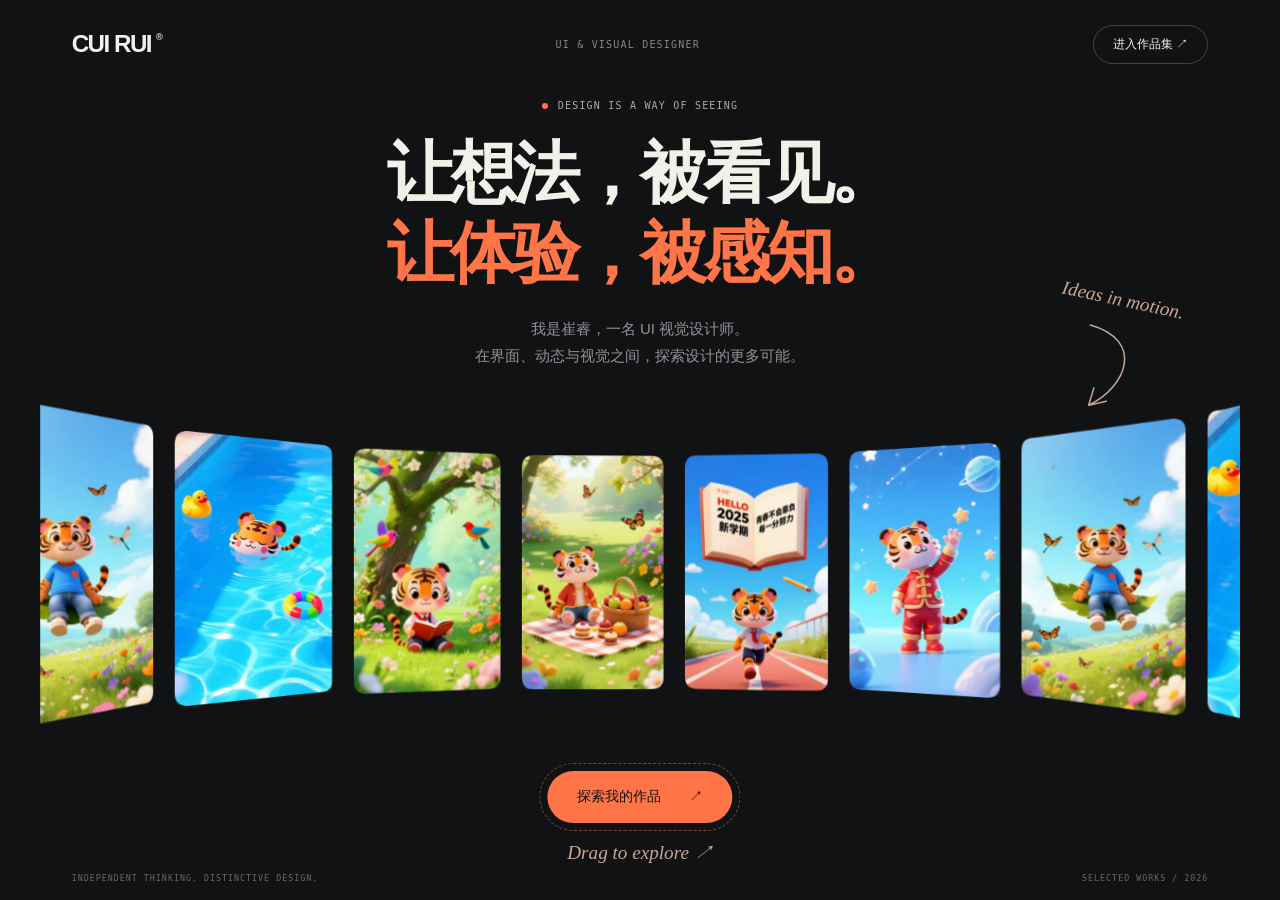
<file: index.html>
<!doctype html><html lang="zh-CN"><head><meta charset="utf-8"><meta name="viewport" content="width=device-width,initial-scale=1"><title>崔睿 — 视觉，让想法发生</title><meta name="description" content="崔睿的 UI 与视觉设计作品集，探索界面、情感交互与视觉表达。"><link rel="stylesheet" href="static/style.1c657b0c2bf7.css"></head><body class="entrance"><div class="entry-frame"><header class="entry-nav"><a class="brand" href="index.html">CUI RUI<span>®</span></a><span class="mono entry-tag">UI & VISUAL DESIGNER</span><a class="pill" href="portfolio.html">进入作品集 ↗</a></header><main class="entry-copy"><div class="eyebrow"><i></i> DESIGN IS A WAY OF SEEING</div><h1><span>让想法，被看见。</span><span>让体验，被感知。</span></h1><p>我是崔睿，一名 UI 视觉设计师。<br>在界面、动态与视觉之间，探索设计的更多可能。</p></main><span class="hand note-one">Ideas in motion.<svg viewBox="0 0 100 130"><path d="M15 5 C90 10 80 75 35 110 M35 110 L37 86 M35 110 L57 100"/></svg></span><div class="carousel" aria-label="可拖拽的小老虎作品图片轮播"><div id="cards"></div></div><div class="entry-action"><a class="entry-cta" href="portfolio.html">探索我的作品 <span>↗</span></a><span class="hand">Drag to explore ↗</span></div><footer class="entry-footer mono"><span>INDEPENDENT THINKING. DISTINCTIVE DESIGN.</span><span>SELECTED WORKS / 2026</span></footer></div><script defer src="static/intro.a56666f11e29.js"></script></body></html>
</file>
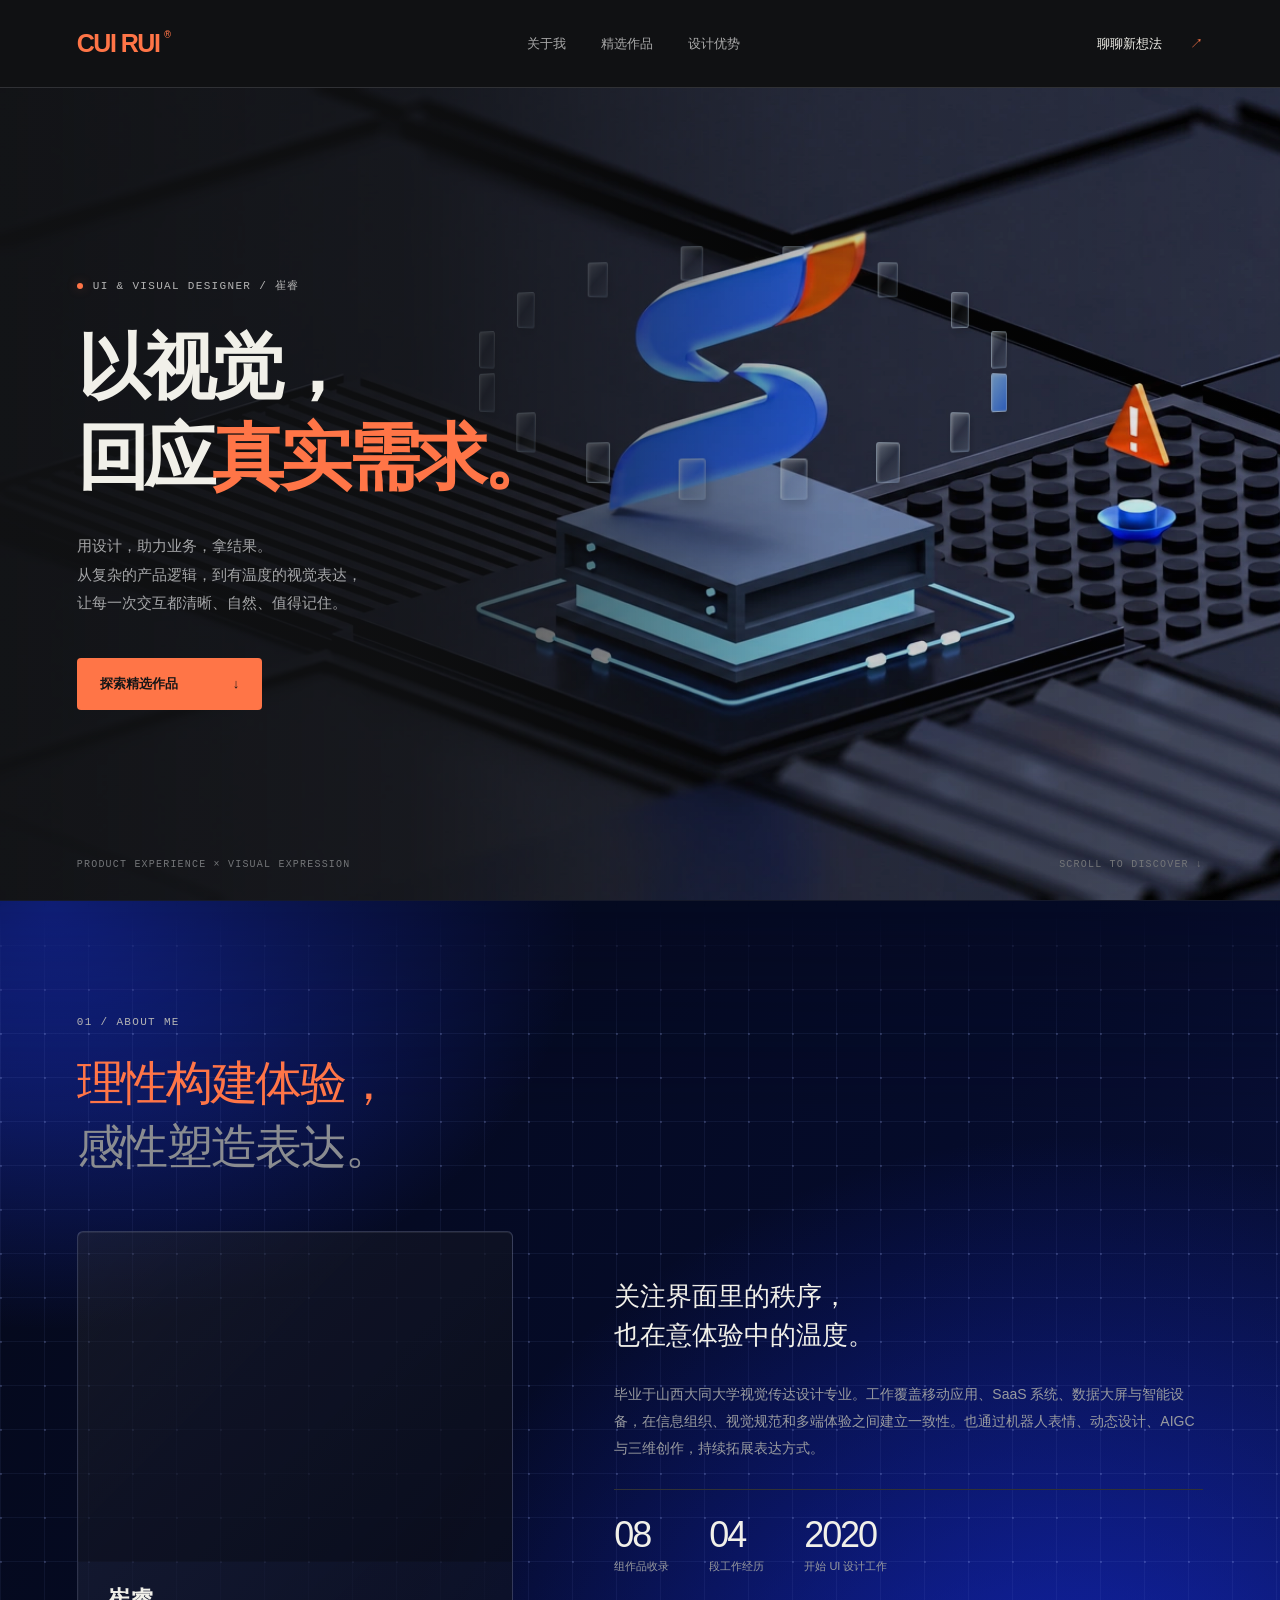
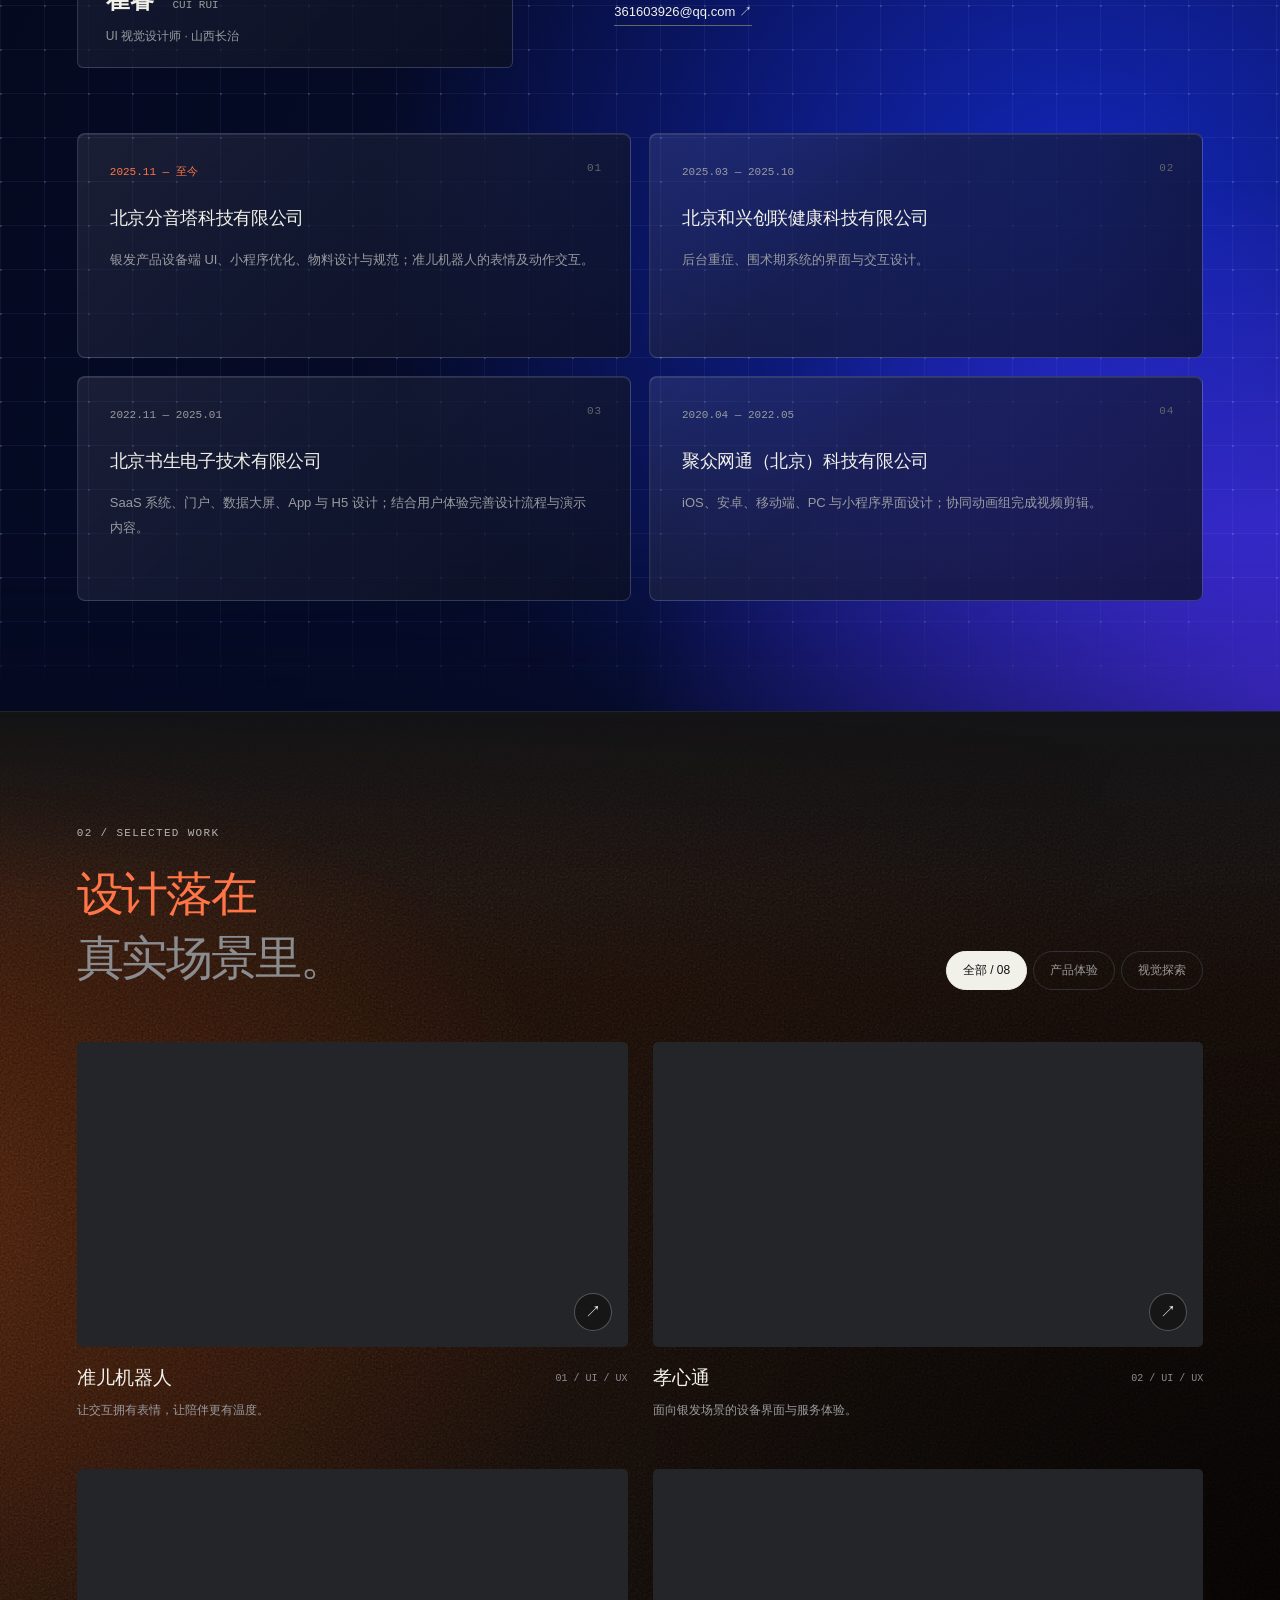
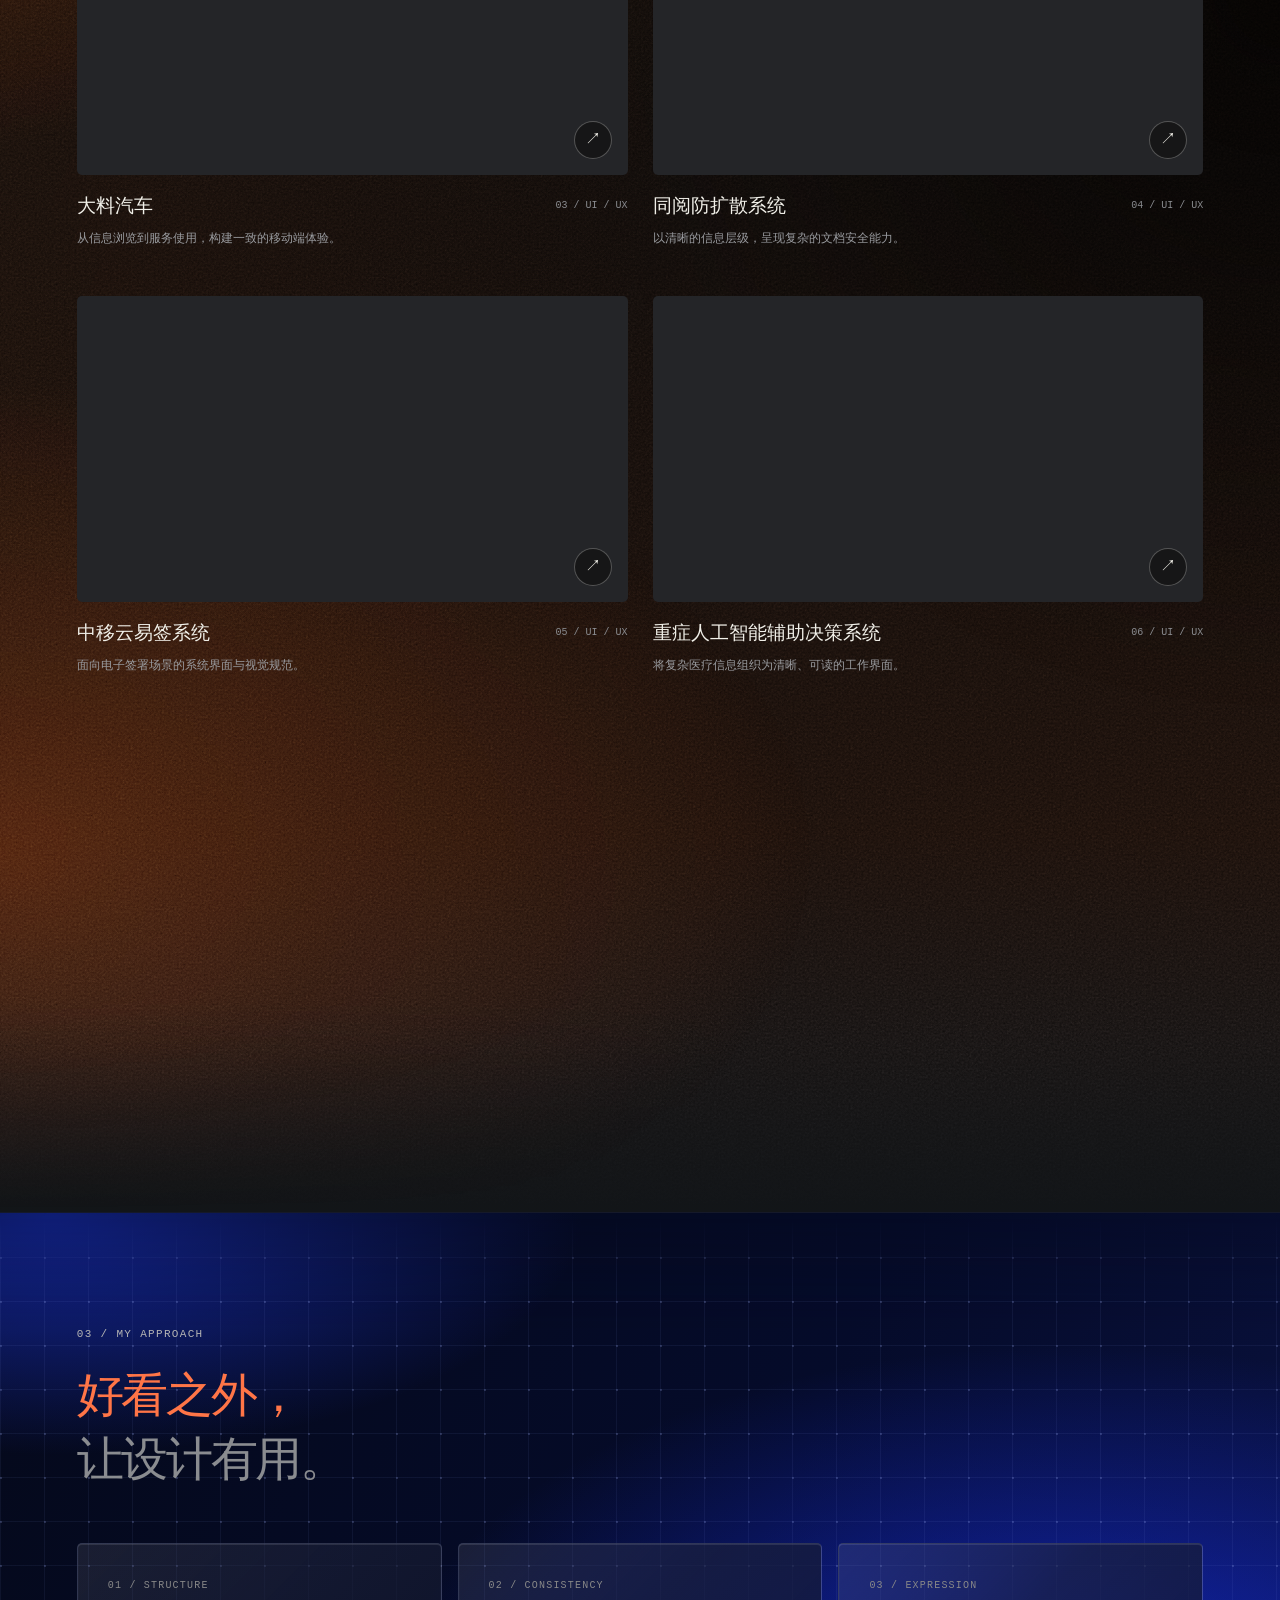
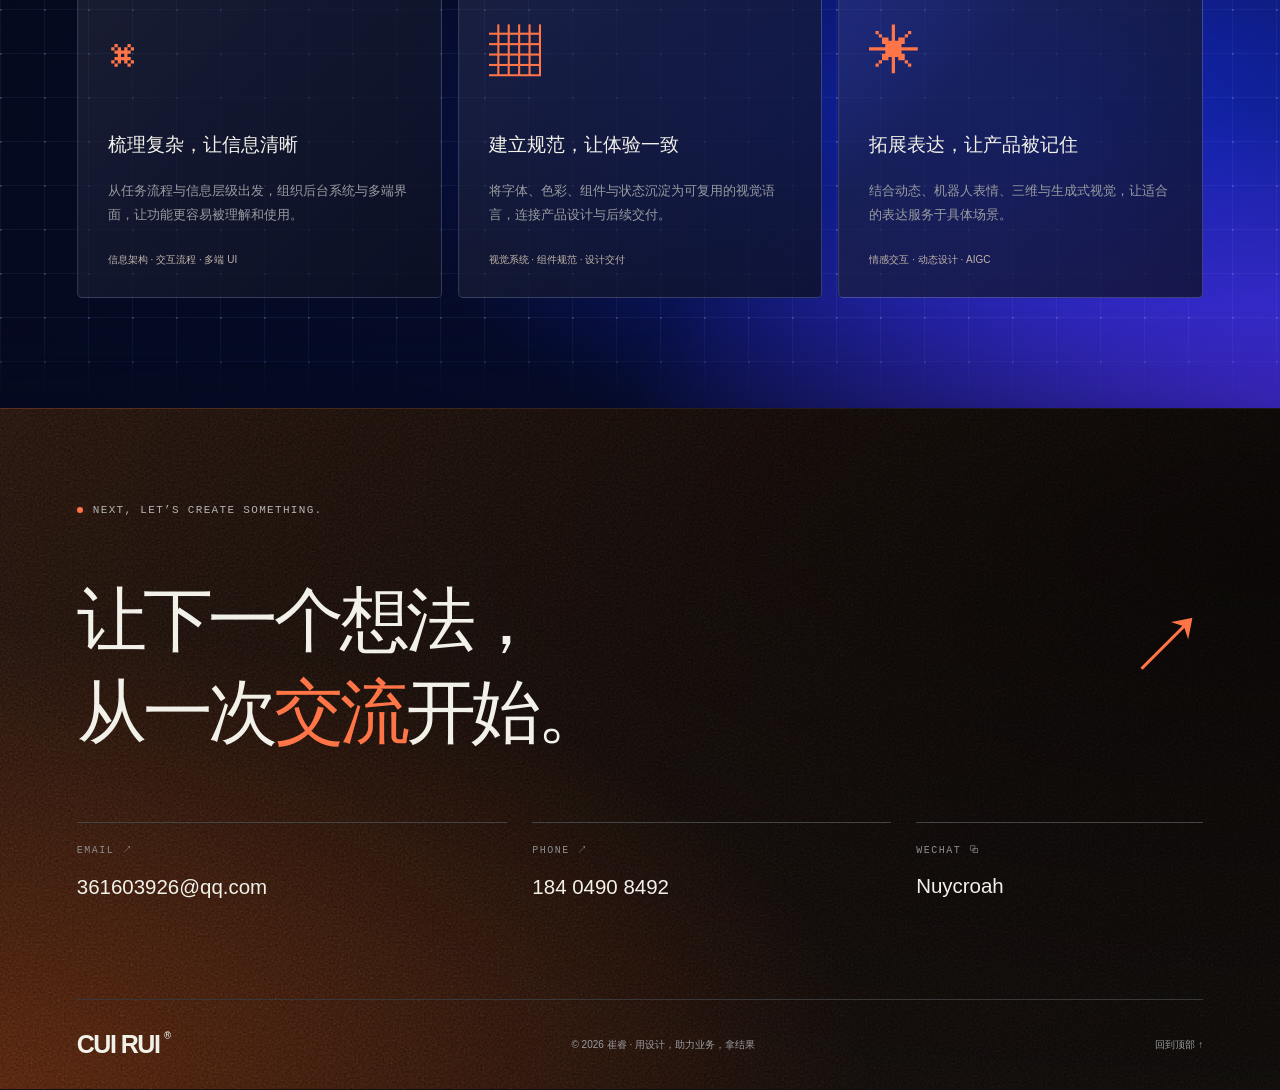
<file: portfolio.html>
<!doctype html><html lang="zh-CN"><head><meta charset="utf-8"><meta name="viewport" content="width=device-width,initial-scale=1"><title>崔睿 — UI 视觉设计师 · 精选作品</title><meta name="description" content="崔睿的个人作品集。产品界面、银发体验、机器人情感交互、AIGC 与三维视觉。"><link rel="preload" as="image" href="assets-2172351bb607/hero-background-clean.webp" fetchpriority="high"><link rel="stylesheet" href="static/style.1c657b0c2bf7.css"></head><body class="portfolio"><header class="site-nav"><a class="brand" href="index.html">CUI RUI<span>®</span></a><nav aria-label="主导航"><a href="#about">关于我</a><a href="#work">精选作品</a><a href="#approach">设计优势</a></nav><a class="nav-contact" href="#contact">聊聊新想法 <span>↗</span></a></header><main><section class="hero wrap"><div class="hero-copy"><div class="eyebrow"><i></i> UI & VISUAL DESIGNER / 崔睿</div><h1>以视觉，<br>回应<span>真实需求。</span></h1><p>用设计，助力业务，拿结果。<br>从复杂的产品逻辑，到有温度的视觉表达，<br>让每一次交互都清晰、自然、值得记住。</p><a class="solid-button" href="#work">探索精选作品 <span>↓</span></a></div><div class="hero-art" aria-hidden="true"><div class="orb o1"></div><div class="orb o2"></div><div class="orb o3"></div><div class="art-cross">+</div><div class="art-label mono">FORM<br>FOLLOWS<br>FEELING.</div><span class="art-coordinate mono">CR—026 / VISUAL EXPLORATION</span></div><div class="hero-bottom mono"><span>PRODUCT EXPERIENCE × VISUAL EXPRESSION</span><span>SCROLL TO DISCOVER ↓</span></div></section><section class="about wrap section" id="about"><div class="section-head"><span class="eyebrow">01 / ABOUT ME</span><h2>理性构建体验，<br><em>感性塑造表达。</em></h2></div><div class="about-grid"><div class="portrait-card"><div class="portrait-photo"><img src="assets-2172351bb607/portrait-640.webp" srcset="assets-2172351bb607/portrait-640.webp 640w, assets-2172351bb607/portrait-1280.webp 1280w" sizes="(max-width:820px) 105px, 40vw" decoding="async" alt="崔睿的个人照片" width="2316" height="3088" loading="lazy"></div><div><h3>崔睿 <small>CUI RUI</small></h3><p>UI 视觉设计师 · 山西长治</p></div></div><div class="about-body"><p class="lead">关注界面里的秩序，<br>也在意体验中的温度。</p><p>毕业于山西大同大学视觉传达设计专业。工作覆盖移动应用、SaaS 系统、数据大屏与智能设备，在信息组织、视觉规范和多端体验之间建立一致性。也通过机器人表情、动态设计、AIGC 与三维创作，持续拓展表达方式。</p><div class="stats"><div><b>08</b><span>组作品收录</span></div><div><b>04</b><span>段工作经历</span></div><div><b>2020</b><span>开始 UI 设计工作</span></div></div><a class="text-link" href="mailto:361603926@qq.com">361603926@qq.com ↗</a></div></div><div class="experience" id="experience"><article><time>2025.11 — 至今</time><h3>北京分音塔科技有限公司</h3><p>银发产品设备端 UI、小程序优化、物料设计与规范；准儿机器人的表情及动作交互。</p></article><article><time>2025.03 — 2025.10</time><h3>北京和兴创联健康科技有限公司</h3><p>后台重症、围术期系统的界面与交互设计。</p></article><article><time>2022.11 — 2025.01</time><h3>北京书生电子技术有限公司</h3><p>SaaS 系统、门户、数据大屏、App 与 H5 设计；结合用户体验完善设计流程与演示内容。</p></article><article><time>2020.04 — 2022.05</time><h3>聚众网通（北京）科技有限公司</h3><p>iOS、安卓、移动端、PC 与小程序界面设计；协同动画组完成视频剪辑。</p></article></div></section><section id="work" class="section wrap"><div class="section-head work-head"><div><span class="eyebrow">02 / SELECTED WORK</span><h2>设计落在<br><em>真实场景里。</em></h2></div><div class="filters" role="group" aria-label="作品分类"><button class="active" data-filter="all" aria-pressed="true">全部 / 08</button><button data-filter="UI / UX" aria-pressed="false">产品体验</button><button data-filter="VISUAL" aria-pressed="false">视觉探索</button></div></div><div id="projects" class="project-grid"></div></section><section class="section wrap" id="approach"><div class="section-head"><span class="eyebrow">03 / MY APPROACH</span><h2>好看之外，<br><em>让设计有用。</em></h2></div><div class="abilities"><article><span class="mono">01 / STRUCTURE</span><div class="ability-icon">⌘</div><h3>梳理复杂，让信息清晰</h3><p>从任务流程与信息层级出发，组织后台系统与多端界面，让功能更容易被理解和使用。</p><small>信息架构 · 交互流程 · 多端 UI</small></article><article><span class="mono">02 / CONSISTENCY</span><div class="ability-icon">▦</div><h3>建立规范，让体验一致</h3><p>将字体、色彩、组件与状态沉淀为可复用的视觉语言，连接产品设计与后续交付。</p><small>视觉系统 · 组件规范 · 设计交付</small></article><article><span class="mono">03 / EXPRESSION</span><div class="ability-icon">✳</div><h3>拓展表达，让产品被记住</h3><p>结合动态、机器人表情、三维与生成式视觉，让适合的表达服务于具体场景。</p><small>情感交互 · 动态设计 · AIGC</small></article></div></section><section class="contact" id="contact"><div class="wrap"><div class="eyebrow"><i></i> NEXT, LET’S CREATE SOMETHING.</div><h2>让下一个想法，<br>从一次<span>交流</span>开始。<a href="mailto:361603926@qq.com" aria-label="给崔睿发送邮件">↗</a></h2><div class="contact-links"><a href="mailto:361603926@qq.com"><small>EMAIL ↗</small>361603926@qq.com</a><a href="tel:18404908492"><small>PHONE ↗</small>184 0490 8492</a><button id="copy-wechat"><small>WECHAT ⧉</small><span>Nuycroah</span></button></div><footer><a class="brand" href="index.html">CUI RUI<span>®</span></a><span>© 2026 崔睿 · 用设计，助力业务，拿结果</span><a href="#">回到顶部 ↑</a></footer></div></section></main><dialog id="project-dialog" aria-labelledby="dialog-title"><div class="dialog-bar"><div><span class="eyebrow" id="dialog-category"></span><h2 id="dialog-title"></h2></div><button id="close-dialog" aria-label="关闭项目详情">关闭 ✕</button></div><p id="dialog-description"></p><div id="gallery"></div></dialog><div id="toast" role="status"></div><script defer src="static/projects.d8cb446d80fa.js"></script><script defer src="static/app.45785da78ef6.js"></script><script defer src="static/hero-orbit.839eed3ab12b.js"></script><script defer src="static/reveal.a4e9b22fc99f.js"></script><script defer src="static/nav-state.d0b4ca3dc7ff.js"></script><script defer src="static/card-state.8d8a9770ed70.js"></script></body></html>
</file>
<file: static/style.1c657b0c2bf7.css>
:root{--bg:#111214;--panel:#1b1c1f;--ink:#f1f0e9;--muted:#999b9f;--accent:#ff7547;--line:#303135;color-scheme:dark;font-family:Inter,"Helvetica Neue","PingFang SC","Microsoft YaHei",sans-serif}*{box-sizing:border-box}html{scroll-behavior:smooth;scroll-padding-top:100px}body{margin:0;background:var(--bg);color:var(--ink)}a{color:inherit;text-decoration:none}button{font:inherit;color:inherit;cursor:pointer}button,a{-webkit-tap-highlight-color:transparent}button:focus-visible,a:focus-visible{outline:2px solid var(--accent);outline-offset:6px}button{border:0}img{max-width:100%;display:block}.mono,.eyebrow{font-family:monospace;font-size:11px;letter-spacing:.12em}.brand{font-size:25px;font-weight:850;letter-spacing:-1.5px;white-space:nowrap}.brand span{font:11px monospace;vertical-align:top;margin-left:5px;letter-spacing:0}.eyebrow{display:flex;align-items:center;gap:10px;color:#b4b4b4}.eyebrow i{width:6px;height:6px;border-radius:50%;background:var(--accent);box-shadow:0 0 12px #ff754755}.wrap{max-width:1440px;padding:0 6%;margin:auto}.site-nav{position:sticky;top:0;z-index:10;height:88px;display:flex;align-items:center;justify-content:space-between;padding:0 6%;border-bottom:1px solid var(--line);background:#111214ed;backdrop-filter:blur(18px)}.site-nav nav{display:flex;gap:35px;font-size:13px;color:#aaa}.site-nav nav a:hover{color:var(--ink)}.nav-contact{font-size:13px}.nav-contact span{color:var(--accent);margin-left:25px}.hero{min-height:730px;height:calc(100svh - 88px);max-height:1000px;position:relative;display:flex;align-items:center;overflow:hidden}.hero-copy{position:relative;z-index:2}.hero h1{font-size:clamp(48px,5.6vw,82px);line-height:1.25;letter-spacing:-.06em;margin:30px 0}.hero h1 span{color:var(--accent)}.hero p{font-size:15px;line-height:1.9;color:#a5a6a8}.solid-button{display:inline-flex;gap:55px;align-items:center;padding:17px 23px;background:var(--accent);color:#161617;border-radius:4px;margin-top:25px;font-size:13px;font-weight:600}.hero-bottom{position:absolute;left:6%;right:6%;bottom:30px;display:flex;justify-content:space-between;color:#737578;font-size:10px}.hero-art{position:absolute;width:54%;height:80%;right:-3%;top:6%;perspective:900px;background:radial-gradient(ellipse,#a34c2322,transparent 65%)}.orb{position:absolute;border:1px solid #ffae7280;width:65%;aspect-ratio:1;border-radius:28%;top:17%;left:12%;transform:rotateX(58deg) rotateZ(-35deg);background:linear-gradient(130deg,#ff80590a,#ff9f6333 45%,#c6703a05);box-shadow:inset 0 0 40px #ffc49218,0 0 45px #ff754710}.o2{transform:rotateX(58deg) rotateZ(25deg);top:23%}.o3{transform:rotateX(58deg) rotateZ(85deg);top:29%}.art-label{position:absolute;top:36%;left:36%;font-size:clamp(28px,4vw,60px);line-height:.95;font-weight:800;letter-spacing:-.07em;transform:rotate(-8deg);color:#efb08a}.art-cross{position:absolute;right:15%;top:12%;color:var(--accent);font-size:28px}.art-coordinate{position:absolute;bottom:6%;right:12%;font-size:9px;color:#76706a}.section{padding-top:115px;padding-bottom:110px;border-top:1px solid var(--line)}.section-head{margin-bottom:52px}.section-head h2{font-size:clamp(32px,3.7vw,52px);font-weight:500;letter-spacing:-.05em;line-height:1.35;margin:23px 0 0}em{font-style:normal;color:#8a8c90}.about-grid{display:grid;grid-template-columns:1fr 1.35fr;gap:9%}.portrait-card{background:#252528;border-radius:6px;overflow:hidden;position:relative;min-height:395px}.portrait-card img{width:100%;height:330px;object-fit:cover;object-position:center 35%;filter:grayscale(100%)}.portrait-card>div{padding:22px 28px}.portrait-card h3{font-size:24px;margin:0}.portrait-card small{font:11px monospace;margin-left:12px;color:#9a9a9a}.portrait-card p{color:var(--muted);font-size:12px;margin-bottom:0}.about-body{align-self:center}.lead{font-size:26px;line-height:1.5;margin-top:0}.about-body>p:not(.lead){font-size:14px;color:var(--muted);line-height:1.9}.stats{display:flex;gap:40px;border-top:1px solid var(--line);padding-top:24px;margin:28px 0}.stats b{font-size:36px;font-weight:400;display:block;letter-spacing:-.06em}.stats span{font-size:11px;color:var(--muted)}.text-link{font-size:13px;border-bottom:1px solid #666;padding-bottom:6px}.experience{margin-top:65px}.experience article{display:grid;grid-template-columns:180px 1fr 1.2fr;gap:30px;border-top:1px solid var(--line);padding:25px 0}.experience time{color:var(--muted);font:11px monospace;padding-top:5px}.experience h3{font-size:14px;font-weight:500;margin:0;line-height:1.8}.experience p{font-size:12px;color:var(--muted);line-height:1.8;margin:0}.work-head{display:flex;justify-content:space-between;align-items:end}.filters{display:flex;gap:6px}.filters button{background:transparent;padding:10px 16px;border:1px solid var(--line);border-radius:24px;color:#999;font-size:12px}.filters .active{background:var(--ink);color:var(--bg);border-color:var(--ink)}.project-grid{display:grid;grid-template-columns:1fr 1fr;gap:48px 25px}.project-card{display:block;width:100%;padding:0;background:transparent;text-align:left}.project-image{aspect-ratio:1.64;overflow:hidden;border-radius:5px;background:#242528;position:relative}.project-image img{width:100%;height:100%;object-fit:cover;transition:transform .6s}.project-card:hover img{transform:scale(1.035)}.project-image .project-open{position:absolute;right:16px;bottom:16px;background:#151515d9;border:1px solid #ffffff44;width:38px;height:38px;border-radius:50%;display:grid;place-items:center}.project-meta{display:flex;justify-content:space-between;gap:16px;margin-top:18px;align-items:center}.project-meta h3{font-size:19px;font-weight:500;margin:0}.project-meta small{color:#8a8c90;font:10px monospace;white-space:nowrap}.project-card p{color:var(--muted);font-size:12px;line-height:1.7;margin:9px 0 0}.abilities{display:grid;grid-template-columns:repeat(3,1fr);gap:16px}.abilities article{padding:30px;background:var(--panel);border:1px solid #2c2d30;border-radius:5px}.abilities .mono{font-size:10px;color:#888}.ability-icon{font-size:52px;color:var(--accent);height:120px;display:flex;align-items:center}.abilities h3{font-size:19px;font-weight:500;line-height:1.5}.abilities p{font-size:13px;color:var(--muted);line-height:1.9}.abilities small{display:block;font-size:10px;color:#c1b3aa;margin-top:25px}.contact{background:#1c1c1e;border-top:1px solid var(--line);padding-top:95px}.contact h2{font-size:clamp(38px,5.5vw,76px);font-weight:500;letter-spacing:-.06em;line-height:1.3;position:relative}.contact h2 span{color:var(--accent)}.contact h2>a{position:absolute;right:0;top:20px;font-size:80px;color:var(--accent)}.contact-links{display:grid;grid-template-columns:1.2fr 1fr .8fr;gap:25px;margin:65px 0 80px}.contact-links>a,.contact-links button{background:transparent;text-align:left;font-size:clamp(15px,1.6vw,23px);padding:20px 0;border-top:1px solid #444}.contact-links small{display:block;font:10px monospace;color:#8d8e90;margin-bottom:18px;letter-spacing:.15em}.contact footer{padding:30px 0;border-top:1px solid #38383b;display:flex;align-items:center;justify-content:space-between}.contact footer>span,.contact footer>a:last-child{font-size:10px;color:var(--muted)}dialog{background:#191a1d;color:var(--ink);border:1px solid #444;border-radius:10px;width:min(1100px,94vw);max-height:92svh;padding:28px}dialog::backdrop{background:#000c;backdrop-filter:blur(9px)}.dialog-bar{display:flex;justify-content:space-between;align-items:center;position:sticky;top:-28px;background:#191a1df5;padding:15px 0;z-index:2}.dialog-bar h2{font-size:24px;margin:10px 0}.dialog-bar button{background:#333;padding:12px 18px;border-radius:30px}.dialog-bar .eyebrow{font-size:9px}#dialog-description{font-size:14px;color:var(--muted);margin-bottom:28px}#gallery img,#gallery video{width:100%;height:auto;margin-bottom:12px;border-radius:4px}#gallery a{display:block;color:var(--muted);font-size:12px;margin-bottom:20px}#toast{position:fixed;bottom:25px;left:50%;transform:translateX(-50%);padding:14px 25px;background:var(--ink);color:#111;border-radius:5px;opacity:0;pointer-events:none;z-index:100}#toast.show{opacity:1}.entrance{overflow:hidden}.entry-frame{width:calc(1440 * var(--u));height:calc(1080 * var(--u));--u:min(100vw / 1440,100svh / 1080);position:absolute;top:50%;left:50%;transform:translate(-50%,-50%);overflow:hidden}.entry-nav{position:absolute;top:calc(30 * var(--u));left:calc(38 * var(--u));right:calc(38 * var(--u));display:flex;justify-content:space-between;align-items:center}.entry-nav .brand{font-size:calc(29 * var(--u))}.entry-tag{color:#888;font-size:calc(12 * var(--u))}.pill{border:1px solid #444;border-radius:30px;padding:calc(13 * var(--u)) calc(23 * var(--u));font-size:calc(14 * var(--u))}.entry-copy{text-align:center;position:absolute;top:calc(120 * var(--u));width:100%;pointer-events:none}.entry-copy .eyebrow{justify-content:center;font-size:calc(12 * var(--u));color:#aaa}.entry-copy h1{font-size:calc(80 * var(--u));font-weight:650;line-height:1.19;letter-spacing:-.055em;margin:calc(28 * var(--u)) 0 calc(26 * var(--u))}.entry-copy h1 span{display:block}.entry-copy h1 span:last-child{color:var(--accent)}.entry-copy p{font-size:calc(18 * var(--u));line-height:1.8;color:#929397}.carousel{position:absolute;top:calc(480 * var(--u));height:calc(395 * var(--u));width:100%;touch-action:pan-y;cursor:grab;user-select:none}.carousel.dragging{cursor:grabbing}.video-card{position:absolute;overflow:hidden;left:0;top:0;background:#2d3b31;will-change:transform;pointer-events:none}.tile-media{position:absolute;max-width:none;object-fit:fill}.poster{background-size:100% 100%}.video-card video{opacity:0;transition:opacity .5s}.video-card video.ready{opacity:1}.play-dot{position:absolute;bottom:18px;left:15px;border:1px solid #fff5;background:#ffffff20;border-radius:50%;width:27px;height:27px;display:grid;place-items:center;backdrop-filter:blur(10px);font-size:9px;color:#fff}.entry-action{position:absolute;top:calc(925 * var(--u));left:50%;transform:translateX(-50%);display:flex;align-items:center;flex-direction:column;gap:calc(20 * var(--u))}.entry-cta{background:var(--accent);color:#111;padding:calc(20 * var(--u)) calc(35 * var(--u));border-radius:50px;font-size:calc(17 * var(--u));white-space:nowrap;outline:1px dashed #ff754780;outline-offset:7px}.entry-cta span{margin-left:25px}.hand{font-family:cursive;font-style:italic;color:#c9a793;font-size:calc(23 * var(--u))}.note-one{position:absolute;top:calc(345 * var(--u));right:calc(80 * var(--u));transform:rotate(12deg)}.note-one svg{width:calc(90 * var(--u));height:calc(120 * var(--u));display:block;margin:15px auto 0;fill:none;stroke:#c9a793;stroke-width:2;stroke-linecap:round;stroke-dasharray:230;stroke-dashoffset:0;animation:draw 2s ease both}.entry-footer{position:absolute;bottom:calc(20 * var(--u));left:calc(38 * var(--u));right:calc(38 * var(--u));display:flex;justify-content:space-between;color:#68696c;font-size:calc(10 * var(--u))}@keyframes draw{from{stroke-dashoffset:230}to{stroke-dashoffset:0}}@media(min-width:821px){.entry-copy{animation:appear .9s both}.carousel{animation:appear 1.3s .25s both}.entry-action{animation:appear 1s .5s both}@keyframes appear{from{opacity:0;filter:blur(8px);translate:0 20px}to{opacity:1;filter:blur(0);translate:0 0}}}@media(max-width:820px){.site-nav{height:72px;padding:0 6%}.brand{font-size:23px}.site-nav nav{gap:18px;font-size:11px}.nav-contact{display:none}.hero{min-height:760px;height:auto;display:block;padding-top:68px;padding-bottom:330px}.hero h1{font-size:clamp(42px,8vw,65px)}.hero p{font-size:13px}.hero-art{width:85%;height:340px;top:auto;bottom:10px;right:-12%;opacity:.8}.art-label{font-size:35px}.hero-bottom{font-size:8px}.hero-bottom span:first-child{max-width:150px;line-height:1.6}.section{padding-top:65px;padding-bottom:65px}.about-grid{grid-template-columns:1fr;gap:35px}.portrait-card{min-height:0;display:flex;align-items:center;padding:18px;gap:14px}.portrait-card img{width:105px;height:110px;border-radius:4px}.portrait-card>div{padding:0}.portrait-card h3{font-size:22px}.portrait-card p{font-size:10px}.portrait-card small{font-size:9px}.about-body .lead{font-size:24px}.experience{margin-top:40px}.experience article{grid-template-columns:1fr;gap:10px;padding:22px 0}.stats{justify-content:space-between;gap:15px}.stats b{font-size:32px}.work-head{display:block}.filters{margin-top:28px}.filters button{padding:10px 14px}.project-grid{grid-template-columns:1fr;gap:35px}.project-meta h3{font-size:18px}.abilities{grid-template-columns:1fr}.abilities article{padding:25px}.ability-icon{height:85px}.contact{padding-top:65px}.contact h2{font-size:clamp(31px,6.6vw,52px)}.contact h2>a{font-size:48px;top:10px}.contact-links{grid-template-columns:1fr;margin:35px 0 45px;gap:5px}.contact-links>a,.contact-links button{font-size:21px}.contact-links small{margin-bottom:10px}.contact footer{flex-wrap:wrap;gap:25px}.contact footer>span{order:3;width:100%;font-size:9px}dialog{padding:15px}.dialog-bar{top:-15px}.dialog-bar h2{font-size:18px;max-width:230px}.dialog-bar button{font-size:11px;padding:10px;white-space:nowrap}.entrance{overflow:auto}.entry-frame{--u:calc(100vw / 640);position:relative;top:0;left:0;transform:none;width:100%;height:max(780px,100svh);min-height:780px}.entry-nav{top:25px;left:24px;right:24px}.entry-nav .brand{font-size:25px}.entry-tag{display:none}.pill{font-size:12px;padding:11px 16px}.entry-copy{top:145px;padding:0 20px}.entry-copy .eyebrow{font-size:9px;letter-spacing:.1em}.entry-copy h1{font-size:clamp(34px,7.4vw,56px);margin:24px 0;line-height:1.35}.entry-copy p{font-size:12px;line-height:1.9}.carousel{top:380px;height:250px}.entry-action{top:660px;gap:18px}.entry-cta{font-size:14px;padding:18px 27px}.entry-action .hand{font-size:14px}.note-one{display:none}.entry-footer{bottom:18px;left:24px;right:24px;font-size:8px}.entry-footer span:first-child{display:none}}@media(prefers-reduced-motion:reduce){html{scroll-behavior:auto}*,*::before,*::after{animation:none!important;transition:none!important}}

.carousel-image{width:100%;height:100%;object-fit:cover;object-position:center;pointer-events:none}


.hero-art{background-image:url("../assets-2172351bb607/hero-background-clean.webp");background-size:cover;background-position:75% center;background-repeat:no-repeat}.hero-art>*{display:none}

.hero-art{inset:0;width:100%;height:100%;background-position:center;background-size:cover;opacity:1;perspective:none}
.hero-art::after{content:"";position:absolute;inset:0;background:linear-gradient(90deg,rgba(17,18,20,.94) 0%,rgba(17,18,20,.8) 32%,rgba(17,18,20,.25) 64%,rgba(17,18,20,.06) 100%)}
.hero-bottom{z-index:2}
@media(max-width:820px){.hero-art{inset:0;width:100%;height:100%;opacity:1;background-position:65% center}.hero-art::after{background:linear-gradient(180deg,rgba(17,18,20,.85) 0%,rgba(17,18,20,.76) 46%,rgba(17,18,20,.24) 100%)}}

.hero-art{background-position:right center}

.hero-art{overflow:hidden}.hero-art .glass-orbit-layer{display:block;position:absolute;inset:0;pointer-events:none;z-index:1}.orbit-glass{position:absolute;width:25px;height:35px;border-radius:3px;border:1px solid rgba(219,240,255,.72);border-right-color:rgba(255,255,255,.2);border-bottom-color:rgba(184,217,255,.3);background:linear-gradient(135deg,rgba(230,245,255,.42),rgba(167,202,235,.06) 48%,rgba(213,235,255,.2));box-shadow:inset 2px 2px 3px #ffffff40,inset -1px -1px 2px #97b9e855,2px 4px 10px #0003;backdrop-filter:blur(3px);will-change:transform,left,top}.orbit-glass:nth-child(6n){background:linear-gradient(135deg,#9fcaffb0,#2871ff90);border-color:#aed5ffb3}@media(max-width:820px){.orbit-glass{width:18px;height:26px}}


.hero-art{background-image:url("../assets-2172351bb607/hero-background-clean.webp");z-index:0}
.hero-art::after{z-index:4;pointer-events:none}
.hero-art .glass-orbit-back{z-index:1}.hero-art .glass-orbit-front{z-index:3}
.hero-art .orbit-subject{display:block;position:absolute;max-width:none;z-index:2;pointer-events:none;clip-path:polygon(79.4% 17.6%,79.4% 20.6%,78.4% 24.4%,76.5% 26.8%,72.8% 29.6%,72.1% 31.3%,73.3% 33.5%,74.2% 33.8%,75.1% 34%,77.2% 35.4%,77.7% 38%,77.6% 41.8%,76.1% 45.4%,67.4% 52.4%,67.6% 47.7%,68.5% 43.7%,71.4% 39.7%,74.5% 37.1%,74.8% 35.5%,73.4% 34.6%,71.9% 36.7%,70.1% 36%,68.9% 33.8%,68.6% 30.6%,69.2% 27.2%,70.6% 24.6%)}
.orbit-glass:nth-child(6n){background:linear-gradient(135deg,rgba(230,245,255,.42),rgba(167,202,235,.06) 48%,rgba(213,235,255,.2));border-color:rgba(219,240,255,.72)}
.orbit-glass.is-blue{background:linear-gradient(135deg,#92c9ff,#3477f8);border-color:#bddbff}


.portrait-card>.portrait-photo{position:relative;padding:0;height:330px;overflow:hidden}
.portrait-photo::after{content:"";position:absolute;inset:0;background:rgba(0,0,0,.25);pointer-events:none}
.portrait-photo img{filter:none;width:100%;height:100%;object-fit:cover;object-position:center 48%}
@media(max-width:820px){.portrait-card>.portrait-photo{width:105px;height:110px;flex-shrink:0;border-radius:4px}.portrait-photo img{width:100%;height:100%;object-position:center 48%}}

.experience{display:grid;grid-template-columns:repeat(2,minmax(0,1fr));gap:18px;counter-reset:career}
.experience article{display:flex;flex-direction:column;gap:0;position:relative;padding:30px 32px 32px;background:var(--panel);border:1px solid var(--line);border-radius:8px;min-height:225px;counter-increment:career}
.experience article::after{content:"0" counter(career);position:absolute;top:28px;right:28px;font:11px monospace;color:#626469;letter-spacing:.08em}
.experience time{padding:0 40px 0 0;color:var(--muted);font-size:11px;line-height:1.6}
.experience article:first-child time{color:var(--accent)}
.experience h3{font-size:18px;line-height:1.55;font-weight:500;margin:24px 0 15px;letter-spacing:-.02em}
.experience p{font-size:13px;line-height:1.9;color:var(--muted);margin:0;max-width:46em}
@media(max-width:820px){.experience{grid-template-columns:1fr;gap:14px}.experience article{padding:25px;min-height:0}.experience article::after{top:25px;right:25px}.experience h3{font-size:17px;margin-top:20px}.experience p{font-size:12px}}

.solid-button,.entry-cta,.pill,.filters button,.dialog-bar button,.nav-contact,.contact-links button,.contact h2>a,.text-link{transition:background-color .22s ease,color .22s ease,border-color .22s ease,box-shadow .22s ease,transform .22s ease}
.solid-button span,.entry-cta span,.nav-contact span{display:inline-block;transition:transform .22s ease}
.project-open{transition:background-color .22s ease,color .22s ease,transform .22s ease}
@media(hover:hover) and (pointer:fine){
.solid-button:hover,.entry-cta:hover{background:#ff906b;transform:translateY(-3px);box-shadow:0 8px 24px #ff75472b}
.solid-button:hover span{transform:translateY(3px)}.entry-cta:hover span,.nav-contact:hover span{transform:translate(3px,-3px)}
.pill:hover{border-color:var(--accent);background:#ff754715;color:var(--accent);transform:translateY(-2px)}
.filters button:hover{border-color:var(--accent);color:var(--accent);background:#ff75470d;transform:translateY(-2px)}
.filters button.active:hover{background:var(--ink);color:#111;border-color:var(--ink);box-shadow:0 4px 14px #ffffff13}
.dialog-bar button:hover{background:#494a4e;transform:translateY(-2px)}
.nav-contact:hover,.text-link:hover{color:var(--accent)}
.contact-links button:hover{border-color:var(--accent);background:#ff754708;color:var(--accent)}
.contact h2>a:hover{transform:translate(4px,-4px);color:#ffa284}
.project-card:hover .project-open{background:var(--accent);color:#111;transform:rotate(6deg)}
}
.solid-button:active,.entry-cta:active,.pill:active,.filters button:active,.dialog-bar button:active{transform:translateY(1px);box-shadow:none}

.about{position:relative;isolation:isolate;overflow:hidden}
.about::before,.about::after{content:"";position:absolute;inset:0;pointer-events:none;z-index:-1}
.about::before{inset:-70px;background-image:linear-gradient(rgba(164,176,194,.045) 1px,transparent 1px),linear-gradient(90deg,rgba(164,176,194,.045) 1px,transparent 1px),radial-gradient(ellipse at 80% 35%,rgba(255,117,71,.065),transparent 55%);background-size:52px 52px,52px 52px,100% 100%;mask-image:linear-gradient(180deg,transparent,#000 18%,#000 80%,transparent);animation:about-grid-drift 32s linear infinite}
.about::after{opacity:.1;background-image:url("data:image/svg+xml,%3Csvg viewBox='0 0 180 180' xmlns='http://www.w3.org/2000/svg'%3E%3Cfilter id='n'%3E%3CfeTurbulence type='fractalNoise' baseFrequency='.85' numOctaves='3' stitchTiles='stitch'/%3E%3C/filter%3E%3Cpath fill='%23fff' filter='url(%23n)' opacity='.5' d='M0 0h180v180H0z'/%3E%3C/svg%3E");background-size:180px 180px;mask-image:linear-gradient(180deg,transparent,#000 20%,#000 80%,transparent)}
@keyframes about-grid-drift{from{transform:translate3d(0,0,0)}to{transform:translate3d(52px,52px,0)}}
@media(prefers-reduced-motion:reduce){.about::before{animation:none}}

.portrait-card,.experience article,.abilities article{transition:border-color .28s ease,box-shadow .28s ease}
.portrait-card{border:1px solid transparent}
@media(hover:hover) and (pointer:fine){
.portrait-card:hover,.experience article:hover,.abilities article:hover{border-color:rgba(255,143,99,.72);box-shadow:0 0 0 1px rgba(255,117,71,.12),0 0 26px rgba(255,117,71,.16),inset 0 0 22px rgba(255,117,71,.045)}
}
.portrait-card:focus-within,.experience article:focus-within,.abilities article:focus-within{border-color:rgba(255,143,99,.72);box-shadow:0 0 24px rgba(255,117,71,.16)}

.hero-art{--hero-image-shift:32px;background-position:calc(100% + var(--hero-image-shift)) center}
@media(max-width:820px){.hero-art{--hero-image-shift:12px}}

.portrait-card,.experience article,.abilities article{background:linear-gradient(135deg,#30221e 0%,#211c1b 32%,#171719 64%,#111214 100%)}

.motion-pending{visibility:hidden}
.motion-line{display:block;overflow:hidden;line-height:inherit;padding-bottom:.09em;margin-bottom:-.09em}
.motion-line-inner{display:block;transform-origin:0 100%;line-height:inherit}
.hero h1 .motion-line,.hero h1 .motion-line-inner{color:inherit}
.hero h1 .motion-line-inner>span{color:var(--accent)}
.opening-curtain{position:fixed;inset:0;background:#171719;z-index:1000;display:flex;flex-direction:column;align-items:center;justify-content:center;pointer-events:none;overflow:hidden;color:var(--ink)}
.opening-word{font-size:clamp(65px,12vw,180px);font-weight:800;letter-spacing:-.085em;line-height:1.2;transform-origin:center}
.opening-word span{font:14px monospace;vertical-align:top;display:inline-block;margin:18px 0 0 14px;letter-spacing:0;color:var(--accent)}
.opening-rule{height:1px;width:min(380px,65vw);background:var(--accent);margin:30px 0;transform-origin:left}
.opening-caption{font:9px monospace;letter-spacing:.22em;color:#8d8d90}
.project-image img[data-parallax]{height:calc(100% + 56px);max-height:none;margin-top:-28px;translate:0 var(--image-drift,0px)}
@media(max-width:820px){.opening-word span{font-size:10px;margin-top:8px}.opening-caption{font-size:8px;letter-spacing:.1em}.project-image img[data-parallax]{height:calc(100% + 32px);margin-top:-16px}}
@media(prefers-reduced-motion:reduce){.motion-pending{visibility:visible}.opening-curtain{display:none}.project-image img[data-parallax]{translate:none}}

.opening-word-mask{overflow:hidden;padding:0 8px}
.site-nav>.brand{color:var(--accent)}

#work{position:relative;isolation:isolate}
#work::before,#work::after{content:"";position:absolute;inset:0;z-index:-1;pointer-events:none}
#work::before{background:radial-gradient(ellipse at 8% 18%,rgba(255,117,71,.085),transparent 54%),radial-gradient(ellipse at 94% 72%,rgba(208,91,49,.055),transparent 52%);mask-image:linear-gradient(180deg,transparent,#000 12%,#000 88%,transparent)}
#work::after{opacity:.065;background-image:url("data:image/svg+xml,%3Csvg viewBox='0 0 160 160' xmlns='http://www.w3.org/2000/svg'%3E%3Cfilter id='grain'%3E%3CfeTurbulence type='fractalNoise' baseFrequency='.9' numOctaves='3' stitchTiles='stitch'/%3E%3C/filter%3E%3Cpath fill='%23ffb295' filter='url(%23grain)' opacity='.6' d='M0 0h160v160H0z'/%3E%3C/svg%3E");background-size:160px 160px;mask-image:linear-gradient(180deg,transparent,#000 15%,#000 85%,transparent)}

.about{background:linear-gradient(180deg,#111214 0%,#171619 42%,#141416 100%)}
.about::before,.about::after{z-index:0}.about>*{position:relative;z-index:1}
#work{background:linear-gradient(180deg,#141416 0%,#201815 34%,#171416 72%,#121518 100%)}
#work::before,#work::after{z-index:0}#work>*{position:relative;z-index:1}
#work::before{background:radial-gradient(ellipse at 5% 20%,rgba(255,117,71,.12),transparent 55%),radial-gradient(ellipse at 95% 70%,rgba(203,103,64,.07),transparent 55%)}
#approach{position:relative;isolation:isolate;background:linear-gradient(180deg,#121518,#151b20 55%,#171719);overflow:hidden}
#approach::before,#approach::after{content:"";position:absolute;inset:0;pointer-events:none;z-index:0}
#approach::before{background:repeating-linear-gradient(115deg,transparent 0 47px,rgba(167,191,212,.035) 47px 48px),radial-gradient(ellipse at 80% 10%,rgba(125,162,192,.06),transparent 65%);mask-image:linear-gradient(180deg,transparent,#000 20%,#000 80%,transparent)}
#approach::after{background:linear-gradient(90deg,transparent 49.95%,rgba(190,206,218,.045) 50%,transparent 50.05%);mask-image:linear-gradient(180deg,transparent,#000 25%,#000 75%,transparent)}
#approach>*{position:relative;z-index:1}
.contact{position:relative;isolation:isolate;overflow:hidden;background:radial-gradient(ellipse at 90% 80%,rgba(255,117,71,.12),transparent 66%),linear-gradient(180deg,#171719,#251c19 70%,#181618)}
.contact::before{content:"";position:absolute;inset:0;z-index:0;pointer-events:none;opacity:.09;background-image:url("data:image/svg+xml,%3Csvg viewBox='0 0 160 160' xmlns='http://www.w3.org/2000/svg'%3E%3Cfilter id='n'%3E%3CfeTurbulence type='fractalNoise' baseFrequency='.8' numOctaves='3' stitchTiles='stitch'/%3E%3C/filter%3E%3Cpath fill='%23fff' filter='url(%23n)' d='M0 0h160v160H0z'/%3E%3C/svg%3E");background-size:160px 160px}
.contact>.wrap{position:relative;z-index:1}
.section,.contact{border-top-color:rgba(180,183,190,.09)}

.project-image{aspect-ratio:auto}
.project-image img,.project-image img[data-parallax]{display:block;width:100%;height:auto;max-height:none;margin:0;object-fit:contain;translate:none;scale:1;transform:none}
.project-card:hover .project-image img{transform:none}

.orbit-glass{backdrop-filter:none}
.orbit-glass{will-change:transform}

#work{background:linear-gradient(180deg,#141416 0%,#150d09 13%,#100c0a 50%,#1b100b 82%,#121518 100%)}
#work::before{background:radial-gradient(ellipse 80% 32% at -15% 25%,rgba(201,73,18,.3),transparent 78%),radial-gradient(ellipse 85% 30% at 0% 83%,rgba(231,86,24,.25),transparent 75%),radial-gradient(ellipse 65% 40% at 100% 42%,rgba(0,0,0,.65),transparent 85%),linear-gradient(115deg,rgba(143,62,23,.12),transparent 53%);mask-image:linear-gradient(180deg,transparent,#000 9%,#000 90%,transparent)}
#work::after{opacity:.3;mix-blend-mode:soft-light;background-image:url("data:image/svg+xml,%3Csvg width='240' height='240' viewBox='0 0 240 240' xmlns='http://www.w3.org/2000/svg'%3E%3Cfilter id='sand'%3E%3CfeTurbulence type='fractalNoise' baseFrequency='.72' numOctaves='3' stitchTiles='stitch'/%3E%3CfeColorMatrix type='saturate' values='0'/%3E%3CfeComponentTransfer%3E%3CfeFuncR type='linear' slope='1.7' intercept='-.35'/%3E%3CfeFuncG type='linear' slope='1.7' intercept='-.35'/%3E%3CfeFuncB type='linear' slope='1.7' intercept='-.35'/%3E%3C/feComponentTransfer%3E%3C/filter%3E%3Cpath fill='%23888' filter='url(%23sand)' d='M0 0h240v240H0z'/%3E%3C/svg%3E");background-size:240px 240px;mask-image:linear-gradient(180deg,transparent,#000 8%,#000 92%,transparent)}
#work::after{opacity:.55;background-size:360px 360px}

.contact{background:radial-gradient(ellipse 85% 85% at 0% 100%,rgba(215,76,18,.3),transparent 80%),radial-gradient(ellipse at 100% 20%,rgba(0,0,0,.5),transparent 75%),linear-gradient(135deg,#25150e,#110c0a 72%,#0e0b09)}
.contact::before{opacity:.55;mix-blend-mode:soft-light;background-image:url("data:image/svg+xml,%3Csvg width='240' height='240' viewBox='0 0 240 240' xmlns='http://www.w3.org/2000/svg'%3E%3Cfilter id='sand'%3E%3CfeTurbulence type='fractalNoise' baseFrequency='.72' numOctaves='3' stitchTiles='stitch'/%3E%3CfeColorMatrix type='saturate' values='0'/%3E%3CfeComponentTransfer%3E%3CfeFuncR type='linear' slope='1.7' intercept='-.35'/%3E%3CfeFuncG type='linear' slope='1.7' intercept='-.35'/%3E%3CfeFuncB type='linear' slope='1.7' intercept='-.35'/%3E%3C/feComponentTransfer%3E%3C/filter%3E%3Cpath fill='%23888' filter='url(%23sand)' d='M0 0h240v240H0z'/%3E%3C/svg%3E");background-size:360px 360px}

.site-nav nav a{position:relative;padding:12px 0;transition:color .25s ease}
.site-nav nav a::after{content:"";position:absolute;bottom:3px;left:50%;width:16px;height:2px;border-radius:2px;background:var(--accent);transform:translateX(-50%) scaleX(0);transition:transform .3s cubic-bezier(.19,1,.22,1)}
.site-nav nav a.is-current,.site-nav nav a:focus-visible{color:var(--accent)}
.site-nav nav a.is-current::after,.site-nav nav a:focus-visible::after{transform:translateX(-50%) scaleX(1)}
@media(hover:hover){.site-nav nav a:hover{color:var(--accent)}.site-nav nav a:hover::after{transform:translateX(-50%) scaleX(1)}}
.about::before{animation-play-state:paused}
.about.ambient-active::before{animation-play-state:running}
@media(max-width:820px){.site-nav{backdrop-filter:none;background:rgba(17,18,20,.98)}}

.about,#approach{background:#05091b;isolation:isolate}
.about::before,#approach::before{content:"";position:absolute;inset:0;z-index:0;pointer-events:none;transform:none;animation:none;background:radial-gradient(ellipse 65% 48% at 100% 100%,rgba(80,50,255,.88),transparent 78%),radial-gradient(ellipse 70% 62% at 84% 65%,rgba(23,47,240,.72),transparent 78%),radial-gradient(ellipse 52% 38% at 4% 0%,rgba(29,58,240,.64),transparent 80%),linear-gradient(115deg,#05091b,#050b2a 55%,#0a1241);background-size:auto;mask-image:linear-gradient(180deg,rgba(0,0,0,.65),#000 15%,#000 87%,rgba(0,0,0,.7))}
.about::after,#approach::after{content:"";position:absolute;inset:0;z-index:0;pointer-events:none;opacity:1;background-image:linear-gradient(rgba(144,162,243,.075) 1px,transparent 1px),linear-gradient(90deg,rgba(144,162,243,.075) 1px,transparent 1px),radial-gradient(circle at 1px 1px,rgba(170,186,255,.2) 1px,transparent 1.5px);background-size:44px 44px;background-position:0 0;mask-image:linear-gradient(180deg,transparent,#000 9%,#000 91%,transparent)}
.about>*,#approach>*{position:relative;z-index:1}
@media(max-width:820px){.about::after,#approach::after{background-size:34px 34px}}
#about .section-head h2{color:var(--accent)}
#work .section-head h2,#approach .section-head h2{color:var(--accent)}

#about .portrait-card,#about .experience article,#approach .abilities article{background:linear-gradient(135deg,rgba(255,255,255,.085) 0%,rgba(28,33,57,.63) 36%,rgba(13,17,35,.76) 100%);border-color:rgba(197,208,255,.18);box-shadow:inset 0 1px 0 rgba(255,255,255,.1),inset 1px 0 0 rgba(255,255,255,.025);backdrop-filter:blur(6px);-webkit-backdrop-filter:blur(6px)}
@media(hover:hover) and (pointer:fine){#about .portrait-card:hover,#about .experience article:hover,#approach .abilities article:hover{border-color:rgba(255,143,99,.72);box-shadow:inset 0 1px 0 rgba(255,255,255,.13),0 0 0 1px rgba(255,117,71,.1),0 0 26px rgba(255,117,71,.16)}}
@media(max-width:820px){#about .portrait-card,#about .experience article,#approach .abilities article{backdrop-filter:none;-webkit-backdrop-filter:none;background:linear-gradient(135deg,rgba(255,255,255,.08),rgba(25,30,52,.86) 40%,rgba(13,17,35,.9))}}

#about .portrait-card.is-selected,#about .experience article.is-selected,#approach .abilities article.is-selected{background:linear-gradient(135deg,rgba(255,169,112,.25),rgba(143,77,48,.18) 45%,rgba(16,20,39,.82));border-color:rgba(255,166,117,.65);box-shadow:inset 0 1px 0 rgba(255,218,183,.2),0 0 24px rgba(255,117,71,.12)}
@media(hover:hover) and (pointer:fine){#about .portrait-card:hover,#about .experience article:hover,#approach .abilities article:hover{background:linear-gradient(135deg,rgba(255,169,112,.25),rgba(143,77,48,.18) 45%,rgba(16,20,39,.82))}}

#about .portrait-card,#about .experience article,#approach .abilities article{backdrop-filter:none;-webkit-backdrop-filter:none}
@media(min-width:821px){#about .portrait-card.glass-active:not(.is-revealing),#about .experience article.glass-active:not(.is-revealing),#approach .abilities article.glass-active:not(.is-revealing){backdrop-filter:blur(6px);-webkit-backdrop-filter:blur(6px)}}
</file>
